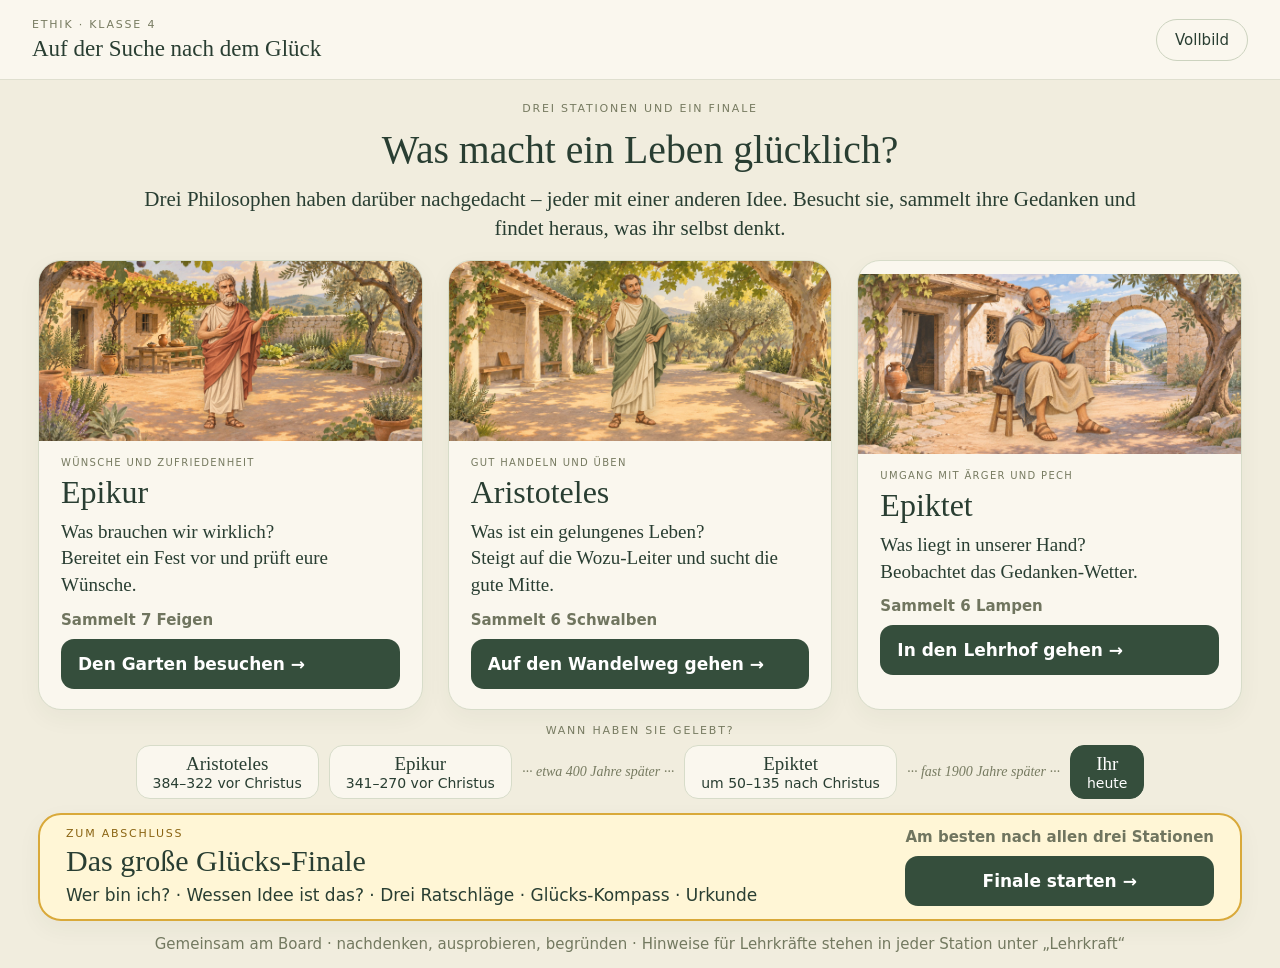
<file: index.html>
<!doctype html>
<html lang="de">
<head>
<meta charset="utf-8">
<meta name="viewport" content="width=device-width,initial-scale=1">
<title>Auf der Suche nach dem Glück</title>
<meta name="description" content="Epikur, Aristoteles und Epiktet begegnen: ein gemeinsames Lernspiel für philosophische Gespräche am Board.">
<link rel="stylesheet" href="portal.css">
</head>
<body>
<header class="top">
  <div><small>ETHIK · KLASSE 4</small><strong>Auf der Suche nach dem Glück</strong></div>
  <div class="controls"><button id="home" hidden>← Alle Philosophen</button><button id="full">Vollbild</button></div>
</header>

<main id="homePage">
  <section class="intro">
    <small>DREI STATIONEN UND EIN FINALE</small>
    <h1>Was macht ein Leben glücklich?</h1>
    <p>Drei Philosophen haben darüber nachgedacht – jeder mit einer anderen Idee. Besucht sie, sammelt ihre Gedanken und findet heraus, was ihr selbst denkt.</p>
  </section>

  <section class="cards" aria-label="Stationen auswählen">
    <button class="card" data-open="epikur">
      <div class="art epikur"><img src="epikur/assets/epikur.webp" alt="Epikur"></div>
      <div class="copy"><small>WÜNSCHE UND ZUFRIEDENHEIT</small><h2>Epikur</h2>
        <p>Was brauchen wir wirklich?<br>Bereitet ein Fest vor und prüft eure Wünsche.</p>
        <span class="status" data-status="epikur">Sammelt 7 Feigen</span>
        <span class="enter">Den Garten besuchen →</span></div>
    </button>
    <button class="card" data-open="aristoteles">
      <div class="art aristoteles"><img src="aristoteles/assets/aristoteles.webp" alt="Aristoteles"></div>
      <div class="copy"><small>GUT HANDELN UND ÜBEN</small><h2>Aristoteles</h2>
        <p>Was ist ein gelungenes Leben?<br>Steigt auf die Wozu-Leiter und sucht die gute Mitte.</p>
        <span class="status" data-status="aristoteles">Sammelt 6 Schwalben</span>
        <span class="enter">Auf den Wandelweg gehen →</span></div>
    </button>
    <button class="card" data-open="epiktet">
      <div class="art epiktet"><img src="epiktet/assets/epiktet.webp" alt="Epiktet"></div>
      <div class="copy"><small>UMGANG MIT ÄRGER UND PECH</small><h2>Epiktet</h2>
        <p>Was liegt in unserer Hand?<br>Beobachtet das Gedanken-Wetter.</p>
        <span class="status" data-status="epiktet">Sammelt 6 Lampen</span>
        <span class="enter">In den Lehrhof gehen →</span></div>
    </button>
  </section>

  <section class="timeline" aria-label="Zeitstrahl">
    <small>WANN HABEN SIE GELEBT?</small>
    <div class="line">
      <span><b>Aristoteles</b>384–322 vor Christus</span>
      <span><b>Epikur</b>341–270 vor Christus</span>
      <i>etwa 400 Jahre später</i>
      <span><b>Epiktet</b>um 50–135 nach Christus</span>
      <i>fast 1900 Jahre später</i>
      <span class="now"><b>Ihr</b>heute</span>
    </div>
  </section>

  <button class="finale" data-open="finale">
    <div><small>ZUM ABSCHLUSS</small><h2>Das große Glücks-Finale</h2>
      <p>Wer bin ich? · Wessen Idee ist das? · Drei Ratschläge · Glücks-Kompass · Urkunde</p></div>
    <div class="go"><span class="status" data-status="finale">Am besten nach allen drei Stationen</span><span class="enter">Finale starten →</span></div>
  </button>
  <p class="hint">Gemeinsam am Board · nachdenken, ausprobieren, begründen · Hinweise für Lehrkräfte stehen in jeder Station unter „Lehrkraft“</p>
</main>

<section id="modulePage" hidden aria-label="Station"><div id="frames"></div></section>
<script src="portal.js"></script>
</body>
</html>
</file>
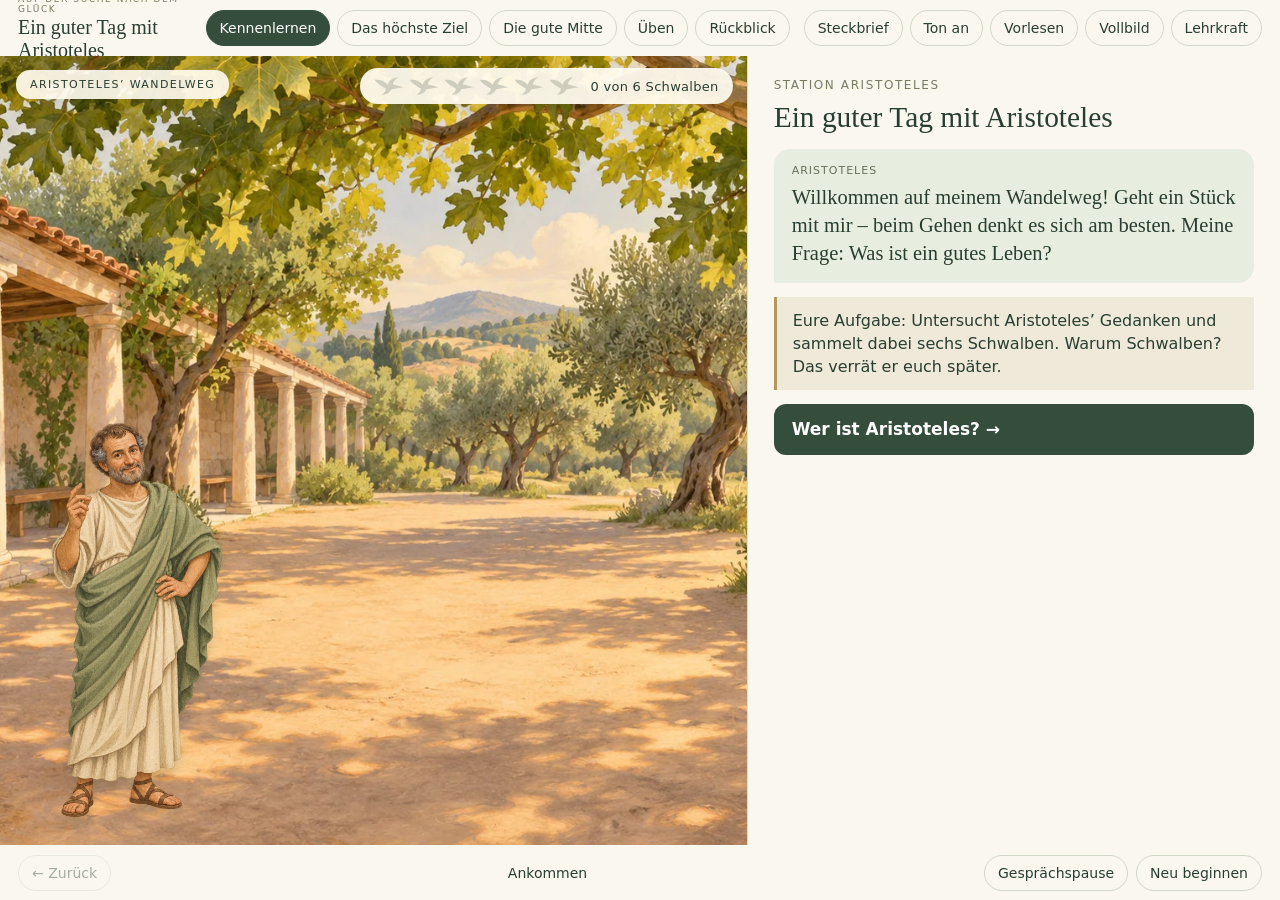
<file: aristoteles/index.html>
<!doctype html>
<html lang="de">
<head>
<meta charset="utf-8">
<meta name="viewport" content="width=device-width,initial-scale=1">
<title>Auf der Suche nach dem Glück</title>
<link rel="stylesheet" href="../spiel.css">
</head>
<body>
<script src="../spiel.js"></script>
<script src="app.js"></script>
</body>
</html>
</file>
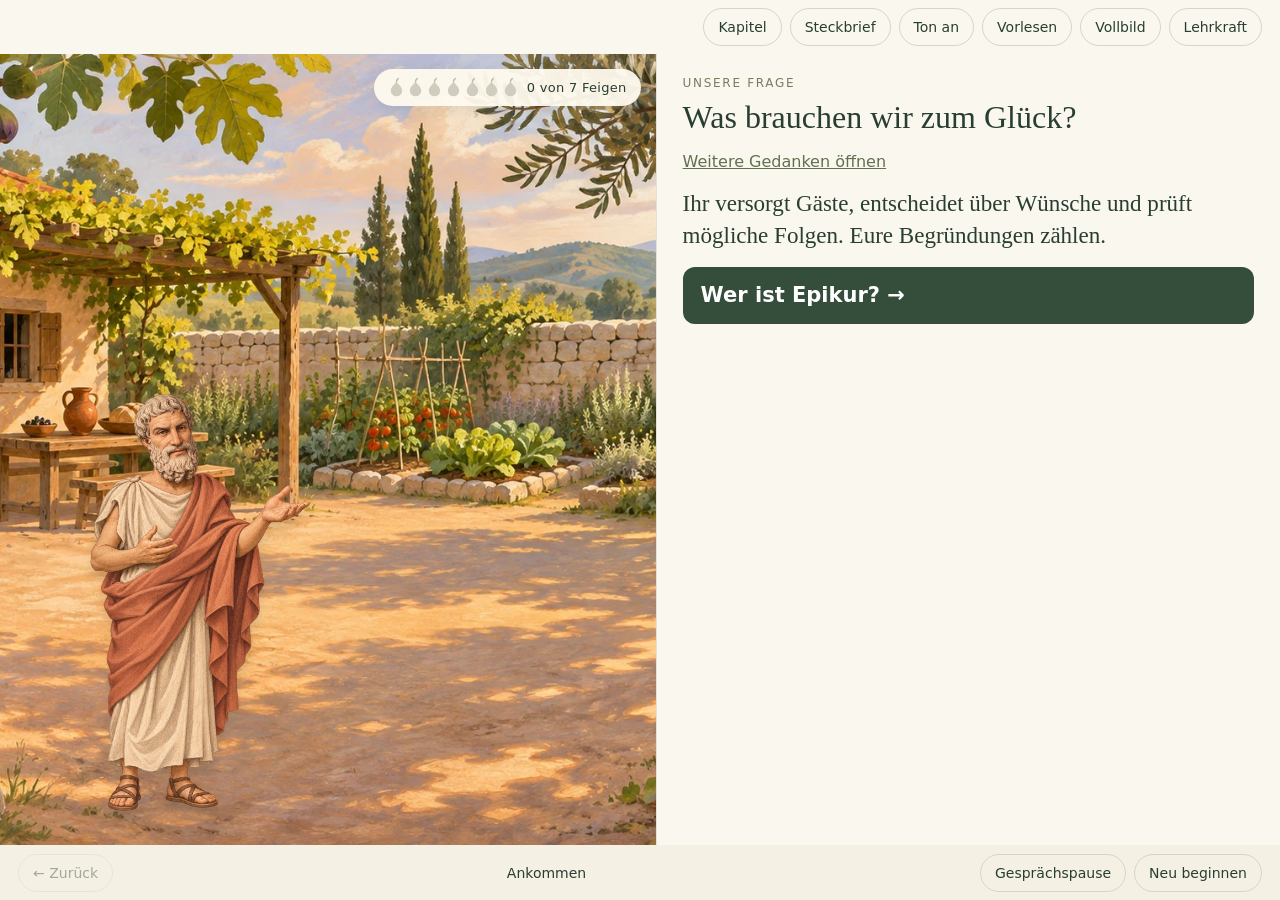
<file: epikur/index.html>
<!doctype html>
<html lang="de">
<head>
<meta charset="utf-8">
<meta name="viewport" content="width=device-width,initial-scale=1">
<title>Ein Fest bei Epikur · Glücksgarten</title>
<link rel="stylesheet" href="style.css">
<link rel="stylesheet" href="../board.css"></head>
<body>
<div class="app">

  <header>
    <div class="brand">
      <small>AUF DER SUCHE NACH DEM GLÜCK</small>
      <strong>Ein Fest bei Epikur</strong>
    </div>
    <nav id="chapters" aria-label="Kapitel"></nav>
    <div class="tools">
      <button id="profileBtn">Steckbrief</button>
      <button id="sound" aria-pressed="true">Ton an</button>
      <button id="read">Vorlesen</button>
      <button id="full">Vollbild</button>
      <button id="teach">Lehrkraft</button>
    </div>
  </header>

  <main>
    <section class="world" aria-label="Epikurs Garten">
      <div class="location">EPIKURS GARTEN <span>Ein Fest. Viele Wünsche.</span></div>
      <div id="hud" aria-label="Spielstand"></div>

      <img id="epikur" src="assets/epikur.webp" alt="Epikur">
      <img id="guest" alt="" hidden>
      <div id="table" hidden>
        <img src="assets/tisch.webp" alt="Tisch für unser Fest">
        <div id="onTable"></div>
      </div>

      <div id="stage"></div>
      <div id="needs" hidden></div>
      <div id="bubble" aria-live="polite"></div>
      <div id="sceneAction"></div>
      <div id="toast" role="status"></div>
      <div id="fx" aria-hidden="true"></div>
      <div id="tagline"></div>
    </section>

    <aside id="panel" aria-live="polite"></aside>
  </main>

  <footer>
    <button id="back">← Zurück</button>
    <span id="progress"></span>
    <div>
      <button id="pause">Gesprächspause</button>
      <button id="reset">Neu beginnen</button>
    </div>
  </footer>
</div>

<dialog id="pauseDialog">
  <small>ZEIT ZUM DENKEN</small>
  <h1>Was denkt ihr?</h1>
  <p>Erst still überlegen. Dann mit dem Nachbarkind sprechen. Anschließend hören wir verschiedene Gründe.</p>
  <div class="scaffold">Ich denke …, weil …<br>Ich sehe das anders, weil …<br>Meine Meinung hat sich verändert, weil …</div>
  <div class="timer">
    <span>Sanduhr:</span>
    <button data-sec="30">30 Sek.</button>
    <button data-sec="60">1 Min.</button>
    <button data-sec="120">2 Min.</button>
    <b id="timerText"></b>
    <div class="timerbar"><i id="timerFill"></i></div>
  </div>
  <button class="primary" id="resume">Zurück in den Garten</button>
</dialog>

<dialog id="profileDialog">
  <small>STECKBRIEF</small>
  <h1>Epikur</h1>
  <dl class="profile">
    <dt>Gelebt</dt><dd>341 bis 270 vor Christus – vor über 2300 Jahren</dd>
    <dt>Heimat</dt><dd>die griechische Insel Samos. Später zog er nach Athen.</dd>
    <dt>Eigene Schule</dt><dd>„der Garten“ in Athen. Auch Frauen und Sklaven durften dort mitlernen – damals sehr ungewöhnlich.</dd>
    <dt>So lebte er</dt><dd>einfach und mit Freunden zusammen: meist Brot und Wasser, an Festtagen ein Stück Käse.</dd>
    <dt>Bücher</dt><dd>Er schrieb etwa 300 Bücher. Erhalten sind vor allem einige Briefe und Merksätze.</dd>
    <dt>Idee vom Glück</dt><dd>Glücklich ist, wer keinen Schmerz und keine Angst hat. Dazu prüft man seine Wünsche: Was brauche ich wirklich? Freundschaft ist das Wichtigste.</dd>
  </dl>
  <button class="primary" id="closeProfile">Schließen</button>
</dialog>

<dialog id="teacherDialog">
  <h1>Für dein Gespräch am Board</h1>

  <p><b>Am Board:</b> Plant zwei Abschnitte mit je etwa 20–30 Minuten ein, abhängig von den Gesprächen. Abschnitt 1: Vermutung, Reisende, Markt und Wunschgründe. Abschnitt 2: Gast, Folgenwaage, vier Wunschkarten und Rückblick. Kapitel sind direkt anwählbar. Der Spielstand bleibt nur solange die Seite geöffnet ist.</p>
  <p><b>Kennenlernen und Feigen:</b> Am Anfang steht „Wahr oder erfunden?“ mit vier Behauptungen über Epikur; der Steckbrief ist oben jederzeit erreichbar. Für jeden untersuchten Gedanken gibt es eine Feige (sieben insgesamt) – nie für eine Meinung, und keine ist versteckt.</p>
  <p><b>Keine Glückspunkte:</b> Es gibt keinen Seelenruhe-Score und keine Rangtitel. Münzen zeigen nur das Einkaufsbudget. Mehrere Versorgungsvarianten sind möglich; teuer bedeutet nicht automatisch unnötig. Gespräche sind eine eigene Handlung, keine Ware.</p>
  <p><b>Wunsch und Grund:</b> Die drei großen Karten zeigen beides vor der Zuordnung. Vergleicht eure Begründung danach mit Epikurs Einordnung. Bei offenen Urteilen gibt es keine Punkte.</p>
  <p><b>Waage:</b> Die Folgen sind mögliche Gesprächsanlässe. Ihre Anzahl bestimmt keine Neigung. Die Klasse stellt ihr begründetes Urteil selbst ein und darf die Frage offen lassen. Beim Wasserholen sind Hilfe, Sicherheit und Alternativen ausdrücklich zu besprechen.</p>
  <p><b>Fachlicher Kern:</b> natürlich und notwendig · natürlich, aber nicht notwendig · weder natürlich noch notwendig. Die Kurzbezeichnungen sind didaktische Hilfen. Freundschaft ist bei Epikur besonders wichtig; ihre Einordnung bei den notwendigen Wünschen ist hier eine vereinfachende Deutung. Zusätzlicher Genuss ist nicht verboten.</p>
  <p><b>Sortieren:</b> Vier Kernkarten einschließlich des Jackenpaars; acht Karten als freiwillige Vertiefung am Ende. Rückmeldungen beziehen sich auf die dargestellte Einteilung, nicht auf den Wert einer Person oder ihrer Meinung.</p>
  <p><b>Gespräch:</b> Erst allein nachdenken, dann austauschen und begründen. Die Sanduhr ist optional. Unsere Gedanken sind am Ende vollständig zugänglich; es gibt keine versteckte Erkenntnis.</p>
  <p>Epikurs Aussagen sind vereinfachte sinngemäße Darstellungen, keine historischen Zitate. Die Bilder sind freie Interpretationen.</p>
  <button class="primary" id="closeTeacher">Zurück</button>
</dialog>

<script src="app.js"></script>
<script src="../board.js"></script></body>
</html>
</file>
<file: portal.css>
:root{--paper:#faf7ee;--ink:#293e32;--green:#354e3c}*{box-sizing:border-box}[hidden]{display:none!important}body{margin:0;background:#f1edde;color:var(--ink);font-family:Georgia,serif}.top{height:80px;display:flex;align-items:center;justify-content:space-between;gap:20px;padding:14px 32px;background:var(--paper);border-bottom:1px solid #dfdfcf}.top small,.intro small,.copy small{display:block;font:11px system-ui;letter-spacing:1.8px;color:#777b61}.top strong{display:block;font-size:23px;font-weight:normal;margin-top:5px}.controls{display:flex;gap:10px}button{cursor:pointer;font:inherit;color:inherit}button:focus-visible{outline:4px solid #ac7736;outline-offset:4px}.controls button{border:1px solid #ccd3bf;border-radius:25px;padding:11px 18px;background:transparent;font:15px system-ui}#homePage{max-width:1500px;margin:auto;padding:22px 38px 10px}.intro{text-align:center;margin-bottom:16px}.intro p{max-width:1000px;margin-inline:auto!important}.intro h1{font-size:clamp(33px,3.1vw,53px);font-weight:normal;margin:12px 0}.intro p{font-size:21px;line-height:1.4;margin:0}.cards{display:grid;grid-template-columns:repeat(3,minmax(0,1fr));gap:25px}.card{display:block;width:100%;border:1px solid #d7dcc9;border-radius:23px;background:var(--paper);overflow:hidden;padding:0;text-align:left;box-shadow:0 8px 25px #293e320c;text-decoration:none}.card[data-open]:hover{box-shadow:0 12px 28px #293e3228;border-color:#97aa83}.art{position:relative;height:clamp(140px,20vh,280px);overflow:hidden;background-size:cover;background-position:center}.art:before{content:'';position:absolute;inset:0;background:#faf3dc16}.art.epikur{background-image:url('epikur/assets/garten.webp')}.art.aristoteles{background-image:url('aristoteles/assets/wandelweg.webp')}.art.epiktet{background-image:url('epiktet/assets/hof.webp')}.art img{position:relative;width:100%;height:96%;object-fit:contain;object-position:center bottom;margin-top:4%;filter:drop-shadow(0 6px 5px #243b3225)}.copy{padding:16px 22px 20px}.copy h2{font-size:32px;font-weight:normal;margin:6px 0 8px}.copy p{font-size:19px;line-height:1.4;margin:0 0 12px}.copy small{font-size:10px;letter-spacing:1.3px}.enter{display:block;background:var(--green);color:white;border-radius:13px;padding:15px 17px;font:600 17px system-ui}.status{display:block;font:600 15px system-ui;color:#70755f;margin:0 0 10px}.status.started{color:#8a6412}.status.done{color:#3f6b3a}.hint{text-align:center;font:15px system-ui;color:#737960;margin:24px 0 5px}#modulePage{height:calc(100dvh - 80px)}#frames{height:100%}iframe{display:block;width:100%;height:100%;border:0;background:var(--paper)}body.in-module .top{height:58px;padding:8px 20px}body.in-module .top small{display:none}body.in-module .top strong{font-size:19px;margin:0}body.in-module #modulePage{height:calc(100dvh - 58px)}@media(max-width:1000px){.top{padding:12px 20px}.top strong{font-size:20px}#homePage{padding:25px 20px}.cards{gap:15px}.copy{padding:18px}.copy h2{font-size:29px}.copy p{font-size:18px}.copy small{letter-spacing:.8px}.enter,.status{font-size:15px;padding:13px}.intro p{font-size:19px}}@media(max-width:720px){.cards{grid-template-columns:1fr}.art{height:250px}.top{height:auto;min-height:80px;flex-wrap:wrap}.intro h1{font-size:33px}.top strong{font-size:19px}.copy p{font-size:20px}.top .controls button{font-size:13px;padding:10px 12px}body.in-module .top{height:80px}body.in-module #modulePage{height:calc(100dvh - 80px)}}
.art img{position:absolute;inset:0;margin:0;width:100%;height:100%;object-fit:contain;object-position:center bottom}

.art img{inset:6% 8%;width:84%;height:88%;object-fit:contain;object-position:center center}

/* Zeitstrahl und Finale */
.timeline{margin:14px 0 0;text-align:center}
.timeline small{display:block;font:11px system-ui;letter-spacing:1.8px;color:#777b61;margin-bottom:8px}
.timeline .line{display:flex;align-items:center;justify-content:center;gap:10px;flex-wrap:wrap}
.timeline span{background:var(--paper);border:1px solid #d7dcc9;border-radius:14px;padding:7px 16px;font:14px system-ui}
.timeline span b{display:block;font:19px Georgia;font-weight:normal}
.timeline span.now{background:var(--green);color:#fff;border-color:var(--green)}
.timeline i{font:italic 14px Georgia;color:#777b61}
.timeline i::before,.timeline i::after{content:' ··· '}
.finale{display:flex;align-items:center;justify-content:space-between;gap:24px;width:100%;margin-top:14px;text-align:left;border:2px solid #d9a93a;border-radius:23px;background:#fff6d6;padding:12px 26px;box-shadow:0 8px 25px #293e320c}
.finale:hover{box-shadow:0 12px 28px #293e3228}
.finale small{display:block;font:11px system-ui;letter-spacing:1.8px;color:#8a6412}
.finale h2{font-size:30px;font-weight:normal;margin:4px 0 6px}
.finale p{font:17px/1.4 system-ui;margin:0}
.finale .go{flex:none;min-width:300px;text-align:center}
.finale .enter{text-align:center}
.hint{margin:14px 0 5px!important}
@media(max-width:1000px){.finale{flex-direction:column;align-items:stretch}.finale .go{min-width:0}}
</file>
<file: spiel.css>
/* ===== Gemeinsame Gestaltung: Aristoteles, Epiktet, Finale ===== */
:root{--paper:#faf7ee;--ink:#293e32;--green:#354e3c;--line:#d9ddcd;--sand:#efecdf;--gold:#d9a93a;--bad:#c0563b;--ok:#4f7a4a;--okbg:#e3edd8;--tok:#2f4d6e}
.st-epiktet{--tok:#b06a22}.st-finale{--tok:#d9a93a}
*{box-sizing:border-box}[hidden]{display:none!important}
body{margin:0;background:#f0ecdf;color:var(--ink);font-family:Georgia,serif}
button,textarea{font:inherit}button{cursor:pointer;color:inherit;border:0}
button:focus-visible,textarea:focus-visible{outline:4px solid #b98437;outline-offset:3px}
button:disabled{opacity:.4;cursor:default}
small{display:block;font:11px system-ui;letter-spacing:1.6px;color:#777c61}
.app{height:100dvh;display:flex;flex-direction:column}

header{height:56px;display:flex;gap:14px;align-items:center;justify-content:space-between;padding:7px 18px;background:var(--paper)}
.brand strong{display:block;font:20px Georgia;margin-top:2px}.brand small{font-size:9px}
body.embedded .brand,body.embedded #full{display:none}
nav,.tools{display:flex;gap:7px}
.tools button,nav button,footer button{background:transparent;border:1px solid #d2d8c7;border-radius:25px;font:14px system-ui;padding:9px 13px;white-space:nowrap}
nav .active{background:var(--green);color:#fff;border-color:var(--green)}
footer{height:55px;display:flex;align-items:center;justify-content:space-between;gap:14px;padding:7px 18px;background:var(--paper);font:14px system-ui}
footer>div{display:flex;gap:8px}

main{display:grid;grid-template-columns:minmax(0,1.4fr) minmax(400px,1fr);flex:1;min-height:0}
.world{position:relative;background:center/cover;overflow:hidden}
.place{position:absolute;top:14px;left:16px;z-index:3;background:#fffbeeea;padding:8px 14px;border-radius:14px;font:11px system-ui;letter-spacing:1.4px}
#figure{position:absolute;left:1%;bottom:3%;width:36%;height:82%;object-fit:contain;object-position:center bottom;filter:drop-shadow(0 8px 5px #293e3220);animation:breathe 5s ease-in-out infinite}
.st-epiktet #figure{width:44%;height:66%;left:1%}
@keyframes breathe{50%{transform:translateY(-.6%)}}
body.scene-mode #figure,body.wide-stage #figure{display:none}
figure{margin:0}
#picture{position:absolute;inset:60px 2% 3%;display:flex;align-items:center;justify-content:center}
#sceneImage{display:block;max-width:100%;max-height:100%;object-fit:contain;border-radius:10px;box-shadow:0 8px 24px #263e3233}
#enlarge{position:absolute;right:10px;top:8px;padding:9px 14px;background:#fffcf2f5;border:1px solid var(--line);border-radius:20px;font:14px system-ui}
#stage{position:absolute;left:37%;right:3%;top:64px;bottom:4%;display:flex;flex-direction:column;justify-content:center;gap:12px;z-index:2;pointer-events:none}
#stage>*{pointer-events:auto}
.st-epiktet #stage{left:44%}
body.wide-stage #stage{left:3%}
body.scene-mode #stage{left:3%;top:auto;bottom:4%;justify-content:flex-end}

/* Sammelstücke */
#hud{position:absolute;right:14px;top:12px;z-index:5;display:flex;gap:8px}
.pill{display:flex;align-items:center;gap:5px;background:#fffbefef;border-radius:30px;padding:7px 14px;font:600 16px system-ui;box-shadow:0 4px 14px #243b3218}
.pill small{letter-spacing:.3px;font-size:13px;color:var(--ink);margin-left:6px}
.pill.bump{animation:bump .6s}
@keyframes bump{40%{transform:scale(1.15)}}
.tok{display:inline-block;width:30px;height:22px;flex:none}
.tok svg{width:100%;height:100%;display:block;fill:#cfcdbd}
.tok.on svg{fill:var(--tok)}.tok.on .flame{fill:#e0802a}
.st-epiktet .tok .flame{fill:#dcd9c8}.st-epiktet .tok.on .flame{fill:#e0802a}
#toast{position:fixed;left:50%;top:-160px;transform:translateX(-50%);display:flex;align-items:center;gap:14px;background:#fffdf3;border:2px solid var(--tok);border-radius:18px;padding:8px 20px;z-index:20;box-shadow:0 12px 30px #243b3233;transition:top .5s cubic-bezier(.2,.9,.3,1.2);width:max-content;max-width:80%;font:15px system-ui;pointer-events:none}
#toast.show{top:6px}
#toast .tok{width:46px;height:34px}
#toast b{display:block;font:20px Georgia;margin:1px 0}
#fx{position:absolute;inset:0;pointer-events:none;z-index:7;overflow:hidden}
#fx i{position:absolute;top:-30px;width:14px;height:22px;border-radius:0 80% 0 80%;animation:fall linear forwards}
@keyframes fall{to{transform:translateY(110vh) rotate(540deg)}}
@keyframes pop{from{transform:scale(.5);opacity:0}}
.shake{animation:shake .4s}
@keyframes shake{20%,60%{transform:translateX(-7px)}40%,80%{transform:translateX(7px)}}

/* ---------- Seitenleiste ---------- */
aside{overflow-y:auto;background:var(--paper);border-left:1px solid var(--line);padding:22px 26px 18px}
.kicker{font:12px system-ui;letter-spacing:1.6px;color:#777c61;margin-bottom:9px}
h1{font-size:clamp(27px,2.3vw,38px);font-weight:normal;line-height:1.15;margin:0 0 14px}
h2{font-size:22px;font-weight:normal;margin:16px 0 8px}
p{font-size:clamp(20px,1.55vw,26px);line-height:1.4;margin:0 0 14px}
.speech{font:clamp(20px,1.6vw,27px)/1.38 Georgia;background:#e8eedf;padding:15px 18px;border-radius:16px 16px 16px 3px;margin:0 0 14px}
.speech small{font:11px system-ui;letter-spacing:1px;margin-bottom:6px;color:#66705b}
.primary,.secondary,.choice{display:block;width:100%;border-radius:12px;padding:14px 18px;margin-top:10px;text-align:left;font:600 clamp(17px,1.3vw,21px)/1.35 system-ui}
.primary{background:var(--green);color:#fff}.primary:not(:disabled):hover{background:#49694b}
.secondary{border:1px solid #cdd4bf;background:transparent}
.choice{border:1px solid #d4dcc6;background:#e9eddf}.choice:not(:disabled):hover{background:#dce7d2}
.choice[aria-pressed=true]{border:3px solid var(--green);background:#dce7d2}
.choice.seen::after{content:' ✓';color:var(--ok)}
.tworow{display:grid;grid-template-columns:1fr 1fr;gap:12px}
.choice.big{text-align:center;font-size:clamp(20px,1.7vw,28px);padding:22px 10px}
.note{padding:12px 16px;background:#eee9d8;border-left:3px solid #b59860;font:clamp(16px,1.2vw,20px)/1.45 system-ui;margin:14px 0;white-space:pre-line}
.outcome{background:#e8eedf;border-radius:14px;padding:14px 16px;margin-top:12px}
.outcome strong{display:block;font:600 12px system-ui;letter-spacing:1px;margin-bottom:6px}
.outcome p{margin:0;font-size:clamp(19px,1.45vw,24px)}
.tabs{display:flex;gap:8px;margin:12px 0 0}
.tabs button{flex:1;border:1px solid #ccd4bf;padding:10px 8px;border-radius:20px;background:transparent;font:600 16px system-ui}
.tabs .active{background:var(--green);color:#fff}
.pickgrid{display:grid;grid-template-columns:1fr 1fr;gap:10px}
.pick{position:relative;min-height:96px;background:var(--sand);border:2px solid var(--line);border-radius:14px;padding:10px;font:600 clamp(15px,1.15vw,19px)/1.25 system-ui;display:flex;flex-direction:column;align-items:center;justify-content:center;gap:5px;text-align:center}
.pick i{font-style:normal;font-size:28px;line-height:1}
.pick.on{border-color:var(--ok);background:var(--okbg)}
.pick.on::after{content:'✓';position:absolute;top:5px;right:7px;width:22px;height:22px;border-radius:50%;background:var(--ok);color:#fff;font:700 14px/22px system-ui}
.count{font:600 14px system-ui;color:#737962;margin:9px 2px 0}
.casecard{display:flex;align-items:center;gap:14px;text-align:left;width:100%;background:#f0eee1;border:1px solid var(--line);padding:10px 12px;border-radius:15px;margin:9px 0}
.casecard img{width:118px;height:68px;object-fit:cover;border-radius:8px}
.casecard strong{display:block;font:600 clamp(18px,1.4vw,22px) system-ui;margin-bottom:3px}
.casecard small{letter-spacing:0;font-size:15px}
.casecard.seen{border-color:var(--ok);background:var(--okbg)}
.compare{display:grid;grid-template-columns:1fr 1fr;gap:10px;margin:10px 0}
.compare>div{background:#eef1e4;border-radius:12px;padding:11px 13px}
.compare ul{list-style:none;margin:6px 0 0;padding:0;font:600 clamp(15px,1.1vw,18px)/1.35 system-ui;display:grid;gap:6px}
.compare p{font-size:16px;margin:6px 0 0}
.goal{padding:14px 16px;background:#e9eedf;border-radius:14px;font-size:clamp(19px,1.4vw,23px);line-height:1.4}
.tokenboard{display:grid;gap:7px;margin:12px 0}
#stage .tokenboard{background:#fffcf0f2;border-radius:18px;padding:14px;box-shadow:0 8px 22px #243b3226;margin:0}
#stage .tokenboard h2{margin:0 0 4px}
.tokenrow{display:flex;gap:12px;align-items:center;background:var(--sand);border-radius:12px;padding:9px 12px;font:clamp(14px,1.05vw,17px)/1.3 system-ui;opacity:.75}
.tokenrow.on{opacity:1;background:#eef1e4}
.tokenrow b{display:block;font:clamp(17px,1.25vw,20px) Georgia}
label{display:block;font:600 17px system-ui;margin-top:12px}
textarea{display:block;width:100%;min-height:74px;border:1px solid #cbd3bd;border-radius:12px;padding:10px 12px;background:#fffdf6;color:var(--ink);font:19px/1.4 system-ui;margin-top:6px;resize:vertical}

/* ---------- Bühne: große Karte ---------- */
.bigcard{background:#fffdf3;border:3px solid var(--gold);border-radius:18px;padding:22px 26px;font-size:clamp(22px,2.1vw,36px);line-height:1.3;text-align:center;box-shadow:0 10px 24px #243b322e;animation:pop .35s ease-out}
.bigcard small{margin-bottom:8px}
.bigcard b{display:block;margin-top:12px;font:700 clamp(20px,1.7vw,28px) system-ui}
.bigcard.true{border-color:var(--ok);background:var(--okbg)}.bigcard.true b{color:var(--ok)}
.bigcard.false{border-color:var(--bad);background:#f8e4dc}.bigcard.false b{color:var(--bad)}

/* ---------- Bühne: Karten zuordnen ---------- */
.placer{display:flex;flex-direction:column;gap:12px;height:100%;justify-content:flex-end}
.placer .cards{display:flex;gap:10px;align-items:stretch;justify-content:center;flex:1;min-height:0;align-items:center}
.card{flex:1 1 0;max-width:46%;background:#fffdf3;border:3px solid var(--gold);border-radius:14px;padding:12px 14px;font:600 clamp(15px,1.25vw,22px)/1.3 system-ui;text-align:center;box-shadow:0 8px 20px #243b322a;cursor:grab;touch-action:none;user-select:none;-webkit-user-select:none;transition:box-shadow .15s}
.placer.queue .card{flex:0 1 auto;max-width:80%;font:clamp(22px,2vw,34px)/1.3 Georgia;font-weight:normal;padding:18px 26px;animation:pop .35s ease-out}
.card small{margin-bottom:6px}
.card.sel{border-color:var(--green);box-shadow:0 0 0 5px #fff,0 0 0 9px var(--green);transform:translateY(-4px)}
.card.dragging{cursor:grabbing;z-index:9;position:relative;box-shadow:0 22px 40px #243b3244}
.alldone{align-self:center;text-align:center;background:#fffcf0f2;border-radius:14px;padding:12px 20px;font:600 clamp(17px,1.4vw,24px) system-ui;animation:pop .4s}
.scalebar{display:flex;justify-content:space-between;align-items:center;gap:10px;height:34px;border-radius:20px;padding:0 16px;font:700 clamp(12px,1vw,16px) system-ui;color:#fff;background:linear-gradient(90deg,#b5533c,#c9903c 25%,#4f7a4a 42%,#4f7a4a 58%,#c9903c 75%,#b5533c);box-shadow:0 4px 10px #243b3226}
.scalebar b{letter-spacing:1.5px}
.zones{display:grid;gap:10px}.zones.n2{grid-template-columns:repeat(2,1fr)}.zones.n3{grid-template-columns:repeat(3,1fr)}.zones.n4{grid-template-columns:repeat(3,1fr)}
.zone{display:flex;flex-direction:column;align-items:center;justify-content:flex-start;gap:4px;min-height:clamp(120px,24vh,230px);padding:10px 8px;border-radius:14px;background:#fffcf0ee;border:3px solid #c9903c;text-align:center;transition:transform .15s,box-shadow .15s}
.zone i{font-style:normal;font-size:clamp(24px,2.3vw,38px);line-height:1.1}
.zone>b{font:700 clamp(16px,1.4vw,24px) system-ui}
.zone>small{letter-spacing:0;font-size:clamp(12px,.95vw,16px);color:var(--ink)}
.zone.mid{border-color:var(--ok);background:#f1f6e8ee}.zone.mid>b{color:var(--ok)}
.zone.none{grid-column:1/-1;min-height:0;flex-direction:row;flex-wrap:wrap;justify-content:center;gap:10px;border-color:#7a7c75;border-style:dashed;background:#efeee8ee}
.zone.over,.has-sel .zone:hover{transform:translateY(-4px) scale(1.03);box-shadow:0 10px 22px #243b3233}
.has-sel .zone{box-shadow:0 0 0 4px #ffffffaa}
.zone.tried{opacity:.45}
.zone img{height:clamp(70px,13vh,130px);width:auto;max-width:100%;object-fit:contain}
.placed{display:block;margin-top:6px;background:#fffdf3;border:2px solid var(--gold);border-radius:10px;padding:6px 9px;font:600 clamp(12px,.95vw,16px)/1.25 system-ui}
.placed.new{animation:pop .4s}
.counted{color:var(--ok);font-size:18px;letter-spacing:3px}

/* ---------- Aristoteles: Leiter, Kandidaten, Woche ---------- */
.ladder{display:flex;flex-direction:column-reverse;gap:8px;align-items:stretch;max-height:100%}
.rung{background:#fffcf0f4;border-left:8px solid #8a623a;border-radius:6px 14px 14px 6px;padding:9px 14px;font:clamp(16px,1.35vw,23px)/1.3 Georgia;box-shadow:0 5px 12px #243b3222;animation:pop .4s ease-out}
.rung small{letter-spacing:1px;font-size:10px;margin-bottom:2px}
.rung.start{border-color:var(--green);font-weight:bold}
.rung.top{border:3px solid var(--gold);background:#fff6d6;text-align:center;font-size:clamp(20px,1.8vw,30px)}
.trio{display:grid;grid-template-columns:repeat(3,1fr);gap:10px}
.trio.col{grid-template-columns:1fr}
.tile{display:flex;flex-direction:column;align-items:center;gap:5px;background:#fffcf0f4;border:3px solid #fff;border-radius:16px;padding:14px 10px;text-align:center;font:600 clamp(15px,1.2vw,21px)/1.25 system-ui;box-shadow:0 6px 16px #243b321c;animation:pop .4s ease-out backwards}
.tile i{font-style:normal;font-size:clamp(30px,3vw,52px);line-height:1.1}
.tile small{letter-spacing:0;font:clamp(13px,1vw,17px)/1.3 system-ui;color:var(--ink)}
.tile.open{border-color:var(--green)}
.tile.checked{border-color:#c9903c;background:#fbf1dc}
.tile.checked::after{content:'geprüft: reicht nicht';font:700 12px system-ui;color:#8a5a1c;letter-spacing:.5px}
.trio.col .tile{flex-direction:row;text-align:left;gap:14px;padding:10px 16px}
.trio.col .tile:nth-child(2){animation-delay:.15s}.trio.col .tile:nth-child(3){animation-delay:.3s}
.sky{background:linear-gradient(#bcd9ea,#f6e7b8);border-radius:18px;padding:16px;box-shadow:0 8px 22px #243b3226;transition:background 1s}
.sky.w1{background:linear-gradient(#a9d2ee,#f8e3a0)}.sky.w2{background:linear-gradient(#8cc8f0,#fbe08a)}.sky.w3{background:linear-gradient(#63b8f2,#ffe46b)}
.sky .cap{font:600 clamp(17px,1.5vw,25px)/1.3 system-ui;text-align:center;margin-bottom:12px;min-height:2.6em;display:flex;align-items:center;justify-content:center;gap:12px}
.sun{display:inline-block;width:44px;height:44px;border-radius:50%;background:#ffd23f;box-shadow:0 0 0 8px #ffd23f55;flex:none;transition:transform 1s,opacity 1s;opacity:.25;transform:scale(.6)}
.sky.w1 .sun{opacity:.5;transform:scale(.8)}.sky.w2 .sun{opacity:.8;transform:scale(1)}.sky.w3 .sun{opacity:1;transform:scale(1.25)}
.days{display:grid;grid-template-columns:repeat(7,1fr);gap:6px}
.day{display:flex;flex-direction:column;align-items:center;gap:4px;background:#ffffffb8;border:2px solid #fff;border-radius:12px;padding:8px 2px 10px;font:700 clamp(13px,1.1vw,18px) system-ui;min-height:84px}
.day .tok{width:86%;height:auto;aspect-ratio:48/34;opacity:.25}
.day.on{background:#fff;border-color:var(--tok)}.day.on .tok{opacity:1;animation:pop .4s}

/* ---------- Epiktet: Gedanken-Wetter, zwei Bereiche ---------- */
.chain{display:grid;grid-template-columns:1fr auto 1.25fr;gap:10px;align-items:stretch;background:#fffcf0f2;border-radius:16px;padding:12px;box-shadow:0 8px 22px #243b3233}
.chain>div{border-radius:12px;padding:10px 14px;font:clamp(15px,1.25vw,21px)/1.3 system-ui;display:flex;flex-direction:column;justify-content:center}
.chain .fact{background:#e9e7da}.chain .mood{background:#e6eef5;flex-direction:row;align-items:center;gap:12px;justify-content:flex-start}
.chain .arrow{padding:0;font-size:28px;align-self:center}
.chain small{letter-spacing:1px;font-size:10px;margin-bottom:3px}
.chain .w{font-size:clamp(40px,4vw,70px);line-height:1;animation:pop .45s}
.chain .mood.empty{color:#777c61;font-style:italic}
.realms{display:grid;grid-template-columns:1fr 1fr;gap:12px}
.realm{background:#fffcf0f4;border-radius:18px;padding:16px;text-align:center;box-shadow:0 8px 22px #243b3226;border-top:8px solid var(--ok);animation:pop .4s backwards}
.realm:last-child{border-color:#8fa3b5;animation-delay:.2s}
.realm i{font-style:normal;font-size:clamp(34px,3.4vw,58px);line-height:1.1}
.realm b{display:block;font:700 clamp(17px,1.5vw,25px) system-ui;margin:6px 0 8px}
.realm span{display:block;font:clamp(15px,1.2vw,20px)/1.5 system-ui}

/* ---------- Finale ---------- */
.heroes{display:grid;grid-template-columns:repeat(3,1fr);gap:12px;align-items:end;height:100%}
.hero{display:flex;flex-direction:column;align-items:center;justify-content:flex-end;gap:6px;height:100%;min-height:0;text-align:center;background:none;padding:0}
.hero img{flex:1;min-height:0;max-width:100%;object-fit:contain;object-position:center bottom;filter:drop-shadow(0 8px 5px #293e3220)}
.hero b{background:#fffcf0f2;border-radius:20px;padding:6px 16px;font:700 clamp(16px,1.4vw,24px) system-ui}
.hero .votes{font:700 clamp(18px,1.6vw,28px) system-ui;background:var(--gold);color:#3d2c05;border-radius:20px;padding:4px 16px;min-width:64px}
.hero .bar{width:60%;background:var(--gold);border-radius:8px 8px 0 0;transition:height .4s;min-height:4px}
button.hero:hover b{background:#fff}
.teams{display:flex;gap:8px}
.team{background:#fffbefef;border-radius:30px;padding:7px 16px;font:700 17px system-ui;box-shadow:0 4px 14px #243b3218;display:flex;gap:8px;align-items:center;border:3px solid transparent}
.team.turn{border-color:var(--gold)}
.team .tok{width:22px;height:22px}
.urkunde{background:#fffdf3;border:6px double #b59860;border-radius:10px;padding:clamp(14px,2.2vw,34px);text-align:center;box-shadow:0 12px 30px #243b3233;max-height:100%;overflow:auto}
.urkunde h2{font-size:clamp(26px,2.6vw,44px);margin:4px 0 6px}
.urkunde p{font-size:clamp(15px,1.25vw,21px);margin:0 0 10px}
.urkunde ul{list-style:none;padding:0;margin:10px 0;display:grid;gap:7px;text-align:left}
.urkunde li{background:#f3efdf;border-radius:10px;padding:8px 14px;font:clamp(14px,1.15vw,19px)/1.35 system-ui}
.urkunde li b{font-family:Georgia;font-size:1.1em}
.urkunde .stars{font:700 clamp(18px,1.6vw,26px) system-ui;color:#8a6412}
.urkunde .line{display:inline-block;min-width:180px;border-bottom:2px solid #293e32}

/* ---------- Dialoge ---------- */
dialog{width:90%;max-width:800px;max-height:90vh;border:1px solid #d1d6c6;border-radius:25px;padding:32px;background:var(--paper);color:var(--ink)}
dialog::backdrop{background:#193324b8;backdrop-filter:blur(4px)}
dialog h1{font-size:34px;margin-top:10px}
dialog p{font-size:18px}
.scaffold{font:22px/1.7 Georgia;background:#e9eddc;padding:18px;border-radius:14px;margin-bottom:16px}
.timer{display:flex;flex-wrap:wrap;align-items:center;gap:8px;font:600 15px system-ui;margin-bottom:14px}
.timer button{border:1px solid #cdd4bf;background:transparent;border-radius:30px;padding:9px 14px;font:600 15px system-ui}
.timer b{font:26px Georgia;margin-left:8px;min-width:70px}
.timerbar{flex:1 0 100%;height:10px;border-radius:8px;background:#dcdccb;overflow:hidden}
.timerbar i{display:block;height:100%;width:0;background:var(--gold);transition:width 1s linear}
#imageDialog{max-width:96vw;width:96vw;padding:15px}#imageDialog img{display:block;width:100%;height:76vh;object-fit:contain}
#closeImage{width:auto;margin:0 0 12px auto}
.profile{display:grid;grid-template-columns:auto 1fr;gap:8px 18px;font:18px/1.45 system-ui;margin:0 0 18px}
.profile dt{font-weight:700;color:#5d6a4c}.profile dd{margin:0}

@media(max-width:1250px){.pill small{display:none}.tools button,nav button{font-size:13px;padding:8px 10px}header{gap:8px;padding:7px 10px}}
@media(max-width:1000px){main{grid-template-columns:minmax(0,1fr) minmax(340px,1fr)}aside{padding:16px}nav{display:none}}
@media(max-width:700px){.app{height:auto;min-height:100dvh}main{display:flex;flex-direction:column}.world{height:480px;flex-shrink:0}aside{overflow:visible}footer,header{height:auto;flex-wrap:wrap}}
@media(prefers-reduced-motion:reduce){*{animation:none!important;transition:none!important}}
@media print{header,footer,.world,button,dialog,textarea,.note,.kicker,#toast,.speech small{display:none!important}.app{height:auto}main{display:block}aside{overflow:visible;border:0;padding:0}body{background:#fff}
  .st-finale .world{display:block!important;background:none!important;overflow:visible}.st-finale .world>*:not(#stage){display:none!important}.st-finale #stage{position:static;display:block}.st-finale aside{display:none}.urkunde{box-shadow:none;max-height:none}}
</file>
<file: epikur/style.css>
/* ===== Ein Fest bei Epikur – Gestaltung ===== */
:root{
  --ink:#293e32; --green:#354e3c; --paper:#faf7ee; --sand:#f0eee2; --line:#dedfce; --muted:#777c61;
  --g0:#4f7a4a; --g0bg:#e3edd8;   /* Brauch-Wünsche */
  --g1:#a9781f; --g1bg:#f6ebcd;   /* Genuss-Wünsche */
  --g2:#84496a; --g2bg:#f0dfe8;   /* Nimmersatt-Wünsche */
  --gold:#d9a93a; --bad:#c0563b;
}
*{box-sizing:border-box}
[hidden]{display:none!important}
body{margin:0;color:var(--ink);background:#f4f0e4;font-family:Georgia,serif}
button{font:inherit;cursor:pointer;border:0;color:inherit}
button:focus-visible{outline:4px solid #bc7035;outline-offset:3px}
button:disabled{opacity:.4;cursor:default}
small{display:block;font:10px system-ui;letter-spacing:2px;color:var(--muted)}

.app{height:100dvh;min-height:640px;display:flex;flex-direction:column}

/* ---------- Kopf- und Fußzeile ---------- */
header{height:76px;display:flex;align-items:center;justify-content:space-between;padding:0 24px;gap:20px;background:var(--paper)}
header strong{font-size:24px;font-weight:normal;display:block;margin-top:5px}
.tools,nav{display:flex;gap:7px}
.tools button,nav button,footer button{font:14px system-ui;background:transparent;border:1px solid #d2d8c7;border-radius:30px;padding:10px 14px;white-space:nowrap}
nav button.active{background:#344e3c;color:#fff;border-color:#344e3c}
footer{height:58px;display:flex;align-items:center;justify-content:space-between;padding:8px 24px;font:14px system-ui;gap:12px}
footer>div{display:flex;gap:8px}

/* ---------- Bühne: der Garten ---------- */
main{display:grid;grid-template-columns:minmax(0,1fr) 400px;flex:1;min-height:0}
.world{position:relative;background:url('assets/garten.webp') center/cover;overflow:hidden}
.location{position:absolute;left:24px;top:20px;background:#fffbefeb;padding:10px 18px;border-radius:18px;font:11px system-ui;letter-spacing:1.5px;z-index:3}
.location span{display:block;font:16px Georgia;letter-spacing:0;margin-top:5px}

#epikur,#guest{position:absolute;bottom:3%;object-fit:contain;object-position:center bottom;filter:drop-shadow(0 8px 4px #233b3220)}
#epikur{left:1%;height:72%;width:30%;animation:breathe 5s ease-in-out infinite}
#guest{right:1%;height:67%;width:29%}
#guest.enter{animation:arrive .7s cubic-bezier(.2,.8,.3,1.1)}
@keyframes breathe{50%{transform:translateY(-.6%)}}
@keyframes arrive{from{transform:translateX(60%);opacity:0}}

#table{position:absolute;left:29%;width:52%;aspect-ratio:1752/897;bottom:5%}
#table>img{display:block;width:100%;height:auto}
#onTable{position:absolute;top:-20%;left:8%;right:8%;height:50%;display:flex;align-items:flex-end;justify-content:center;gap:2%}
#onTable .sprite{height:100%;flex:0 1 47%;min-width:0;filter:drop-shadow(0 4px 3px #33251222);animation:pop .35s ease-out}
#onTable .sprite:only-child{flex-basis:58%}
#onTable.many .sprite{height:80%}
#onTable .emoji{flex:0 0 auto;height:auto;font-size:clamp(28px,3.4vw,58px);line-height:1.5}
@keyframes pop{from{transform:scale(.4);opacity:0}}

.sprite{display:block;overflow:hidden}
.sprite svg{display:block;width:100%;height:100%;overflow:hidden}
.sprite.emoji{overflow:visible;text-align:center}

#bubble{position:absolute;top:15%;left:28%;width:46%;padding:20px 24px;background:#fffcf0f5;border-radius:22px 22px 22px 3px;font-size:clamp(19px,1.65vw,29px);line-height:1.32;box-shadow:0 10px 30px #243b321a;z-index:2}
#bubble small{margin-bottom:8px}
#sceneAction{position:absolute;top:52%;left:38%;z-index:4}
#sceneAction button{padding:19px 25px;border-radius:40px;background:#fff9df;border:2px solid #fff;box-shadow:0 0 0 10px #fffbef33;font:600 21px system-ui;animation:knock 1.4s ease-in-out infinite}
@keyframes knock{0%,30%,60%,100%{transform:none}10%,40%{transform:translateX(-5px) rotate(-1.5deg)}20%,50%{transform:translateX(5px) rotate(1.5deg)}}
#tagline{position:absolute;left:24px;bottom:10px;max-width:60%;font:11px system-ui;background:#fff9efdf;padding:7px 12px;border-radius:20px;z-index:1}

/* Spielstand oben rechts */
#hud{position:absolute;right:20px;top:20px;display:flex;gap:8px;z-index:5}
.pill{position:relative;display:flex;align-items:center;gap:8px;background:#fffbefef;border-radius:30px;padding:8px 14px;font:600 17px system-ui;box-shadow:0 4px 14px #243b3218}
.pill small{letter-spacing:.5px;font-size:11px;color:var(--ink)}
.pill.bump{animation:bump .5s}
@keyframes bump{40%{transform:scale(1.14)}}
.delta{position:absolute;left:50%;top:100%;font:700 20px system-ui;font-style:normal;animation:floatUp 1.8s ease-out forwards;pointer-events:none}
.delta.up{color:var(--g0)} .delta.down{color:var(--bad)}
@keyframes floatUp{from{transform:translate(-50%,0);opacity:1}to{transform:translate(-50%,26px);opacity:0}}
.coin{display:inline-block;width:20px;height:20px;border-radius:50%;background:radial-gradient(circle at 35% 30%,#f7de8a,var(--gold) 60%,#a97a1c);box-shadow:inset 0 0 0 2px #b88a2466;flex:none}
.coin.gone{background:#d9d6c6;box-shadow:none;opacity:.6}
.meter{width:110px;height:12px;border-radius:8px;background:#dcdccb;overflow:hidden}
.meter i{display:block;height:100%;background:linear-gradient(90deg,#8fb071,var(--g0));border-radius:8px;transition:width .9s ease}
.calm.low .meter i{background:var(--bad)}
.fig{display:inline-block;width:20px;height:24px;flex:none}
.fig svg{width:100%;height:100%;display:block}
.fig .body{fill:#cfcdbd} .fig .stem{stroke:#b9b8a6}
.fig.on .body{fill:#6b3f6e} .fig.on .stem{stroke:#5c7a3c}
.figs{gap:3px}

/* Bedürfnis-Balken beim Gast */
#needs{position:absolute;right:2%;bottom:4%;width:26%;min-width:210px;background:#fffcf0f5;border-radius:16px;padding:12px 14px;z-index:3;box-shadow:0 8px 22px #243b3222;display:grid;gap:10px}
.need{font:600 clamp(14px,1.05vw,18px) system-ui}
.need span{display:block;margin-bottom:4px}
.need em{display:block;font:clamp(13px,.95vw,16px) system-ui;font-style:normal;color:var(--muted);margin-top:3px}
.bar{height:14px;border-radius:9px;background:#e2e0d0;overflow:hidden}
.bar i{display:block;height:100%;border-radius:9px;transition:width 1.2s ease;background:var(--g0)}
.need.bad .bar i{background:var(--bad)}
.need.treat .bar i{background:var(--g1)}
.need.vainbar .bar i{background:var(--g2)}
.bar i.surge{animation:surge 2.2s ease forwards}
@keyframes surge{0%{width:30%}30%,50%{width:var(--peak)}100%{width:var(--end)}}

/* Feigen-Meldung */
#toast{padding-block:8px!important;position:fixed;left:50%;top:-160px;pointer-events:none;transform:translateX(-50%);display:flex;align-items:center;gap:14px;background:#fffdf3;border:2px solid #6b3f6e;border-radius:18px;padding:12px 20px;z-index:20;box-shadow:0 12px 30px #243b3233;transition:top .5s cubic-bezier(.2,.9,.3,1.2);width:max-content;max-width:70%;font:15px system-ui}
#toast.show{top:6px}
#toast .fig{width:38px;height:46px}
#toast b{display:block;font:20px Georgia;margin:1px 0}
#fx{position:absolute;inset:0;pointer-events:none;z-index:7;overflow:hidden}
#fx i{position:absolute;top:-30px;width:14px;height:22px;border-radius:0 80% 0 80%;animation:fall linear forwards}
@keyframes fall{to{transform:translateY(110vh) rotate(540deg)}}

/* ---------- Bühne für Karten, Waage und Körbe ---------- */
#stage{position:absolute;left:30%;right:3%;top:43%;bottom:6%;z-index:2;pointer-events:none}
#stage>*{pointer-events:auto}
#stage.with-guest{left:27%;right:27%}
#stage.flipgrid,#stage.figboard{left:28%;right:2%;top:41%;bottom:5%}

/* Aufdeck-Karten nach dem Markt */
#stage.flipgrid{display:grid;grid-template-columns:repeat(4,1fr);grid-template-rows:1fr 1fr;gap:10px}
.flip{position:relative;display:flex;flex-direction:column;align-items:center;justify-content:center;gap:4px;background:#fffcf0f2;border:2px solid #fff;border-radius:16px;padding:6px;font:600 clamp(12px,1vw,16px)/1.25 system-ui;text-align:center;box-shadow:0 6px 16px #243b321c;min-height:0;overflow:hidden}
.flip .sprite{width:70%;height:55%;flex:none}
.flip .sprite.emoji{height:auto;font-size:clamp(30px,3.4vw,58px);line-height:1.1}
.flip.open{animation:flip .45s ease;cursor:default;border-width:3px}
.flip.open small{letter-spacing:.3px;font-size:clamp(10px,.8vw,13px);white-space:nowrap;overflow:hidden;text-overflow:ellipsis;max-width:100%}
.flip.open .bought{display:none}
.flip.open b{font-size:clamp(12px,1.05vw,18px);white-space:nowrap}
.flip.open .wish{font:clamp(13px,1.2vw,21px)/1.2 Georgia;font-weight:normal}
.flip .bought{position:absolute;top:6px;right:8px;font:600 10px system-ui;font-style:normal;background:var(--green);color:#fff;border-radius:10px;padding:2px 7px}
@keyframes flip{from{transform:rotateY(90deg)}}
.g0{--c:var(--g0);--bg:var(--g0bg)} .g1{--c:var(--g1);--bg:var(--g1bg)} .g2{--c:var(--g2);--bg:var(--g2bg)}
.flip.open{background:var(--bg);border-color:var(--c)} .flip.open b{color:var(--c)}

/* Waage */
#stage.weighing{display:flex;align-items:flex-end;justify-content:center}
.scale{position:relative;width:100%;max-width:760px;height:100%;max-height:360px}
.beam{position:absolute;left:8%;right:8%;top:22px;height:10px;border-radius:6px;background:#6d4a2a;transition:transform 1.1s cubic-bezier(.3,1.4,.5,1);box-shadow:0 3px 6px #0002}
.post{position:absolute;left:50%;top:14px;bottom:0;width:14px;margin-left:-7px;background:linear-gradient(#8a623a,#6d4a2a);border-radius:7px 7px 3px 3px}
.post::after{content:'';position:absolute;left:-50px;right:-50px;bottom:0;height:12px;background:#6d4a2a;border-radius:8px}
.pan{position:absolute;top:50px;width:46%;min-height:120px;background:#fffcf0f5;border-radius:10px 10px 46px 46px;padding:10px 12px 18px;display:flex;flex-direction:column;gap:6px;align-items:stretch;transition:transform 1.1s cubic-bezier(.3,1.4,.5,1);box-shadow:0 8px 20px #243b3226;border-top:5px solid}
.pan.joy{left:0;border-color:var(--g0)} .pan.pain{right:0;border-color:var(--bad)}
.pan>b{font:700 clamp(16px,1.3vw,22px) system-ui;text-align:center}
.chip{display:flex;justify-content:space-between;align-items:center;gap:6px;border-radius:10px;padding:6px 9px;line-height:1.2;font-weight:600;font-family:system-ui;font-size:clamp(12px,1.15vw,19px);animation:pop .4s ease-out}
.chip small{letter-spacing:.5px;font-size:clamp(10px,.8vw,13px);flex:none}
.pan.joy .chip{background:var(--g0bg)} .pan.pain .chip{background:#f6ddd3}
.chip.later{outline:2px dashed #0002}

/* Wunschkarte und Körbe */
#stage.sorting{display:flex;flex-direction:column;gap:14px;justify-content:flex-end}
.wish-card{align-self:center;max-width:64%;background:#fffdf3;border:3px solid var(--gold);border-radius:16px;padding:14px 22px;font-size:clamp(19px,1.9vw,33px);line-height:1.3;text-align:center;box-shadow:0 10px 24px #243b322e;cursor:grab;touch-action:none;user-select:none;-webkit-user-select:none;animation:pop .35s ease-out}
.wish-card small{margin-bottom:6px}
.wish-card.dragging{cursor:grabbing;box-shadow:0 22px 40px #243b3244;z-index:9;position:relative;animation:none}
.wish-card.solved{cursor:default;border-color:var(--c);background:var(--bg)}
.baskets{display:grid;grid-template-columns:repeat(3,1fr);gap:12px}
.basket{display:flex;flex-direction:column;align-items:center;justify-content:center;gap:3px;min-height:clamp(96px,19vh,190px);padding:10px 8px;border-radius:14px 14px 30px 30px;background:var(--bg);border:3px solid var(--c);text-align:center;font:system-ui;transition:transform .15s,box-shadow .15s}
.basket i{font-style:normal;font-size:clamp(22px,2.2vw,36px)}
.basket b{font:700 clamp(14px,1.25vw,21px) system-ui;color:var(--c)}
.basket small{letter-spacing:0;font-size:clamp(10px,.85vw,13px);color:var(--ink)}
button.basket:not(:disabled):hover,.basket.over{transform:translateY(-4px) scale(1.04);box-shadow:0 10px 22px #243b3233}
.basket:disabled{opacity:1}
.basket.miss{filter:grayscale(1);opacity:.45}
.basket.hit{animation:hit .6s ease;box-shadow:0 0 0 6px #fff,0 0 0 10px var(--c)}
.baskets:has(.hit) .basket:not(.hit){opacity:.4}
@keyframes hit{40%{transform:scale(1.1)}}

/* Feigen-Sammlung am Schluss */
#stage.figboard{display:grid;grid-template-columns:repeat(3,1fr);grid-template-rows:1fr 1fr;gap:10px}
.figcard{background:#fffcf0f2;border-radius:16px;padding:10px 12px;display:flex;flex-direction:column;align-items:center;justify-content:center;text-align:center;gap:3px;box-shadow:0 6px 16px #243b321c;min-height:0;overflow:hidden}
.figcard .fig{width:34px;height:40px}
.figcard b{font:clamp(16px,1.3vw,22px) Georgia}
.figcard small{letter-spacing:0;font:clamp(11px,.95vw,15px)/1.3 system-ui;color:var(--ink)}
.figcard:not(.on){background:#fffcf0b8} .figcard:not(.on) b{color:var(--muted)}
.figcard.on{animation:pop .5s ease-out backwards}
.figcard.on:nth-child(2){animation-delay:.12s}.figcard.on:nth-child(3){animation-delay:.24s}.figcard.on:nth-child(4){animation-delay:.36s}.figcard.on:nth-child(5){animation-delay:.48s}.figcard.on:nth-child(6){animation-delay:.6s}

/* ---------- Seitenleiste ---------- */
aside{background:var(--paper);padding:26px 24px;overflow-y:auto;border-left:1px solid #e1e2d4}
aside .kicker{font:11px system-ui;letter-spacing:1.7px;color:#7a7c5c;margin-bottom:12px}
h1{font-weight:normal;font-size:31px;line-height:1.15;margin:0 0 14px}
p{font-size:20px;line-height:1.4;margin:0 0 16px}
aside p:empty{display:none}

.primary,.secondary,.choice{display:block;width:100%;border-radius:12px;padding:15px 18px;font:600 18px/1.35 system-ui;text-align:left;margin-top:10px}
.primary{background:var(--green);color:#fff}
.primary:not(:disabled):hover{background:#48664b}
.secondary{background:transparent;border:1px solid #cdd4bf}
.choice{background:#eaeede;border:1px solid #d2d9c4}
.choice:not(:disabled):hover,.object:hover{background:#e4ead8}

.object{width:100%;display:flex;align-items:center;gap:15px;background:var(--sand);border:1px solid var(--line);border-radius:16px;padding:10px 14px;text-align:left;font:600 19px system-ui;min-height:99px;margin-bottom:10px}
.object .sprite{flex:0 0 105px;height:90px}
.cost{display:flex;align-items:center;gap:6px;font:600 15px system-ui;margin-top:6px;color:#6f5a1c}
.ware .cost{margin-top:2px}
.cost .coin{width:16px;height:16px}

.note{background:#eee9d8;border-left:3px solid #b59860;padding:13px 16px;font:17px/1.5 system-ui;margin:14px 0;white-space:pre-line}
.note b{display:block;margin-bottom:4px}

.category{display:flex;gap:12px;align-items:flex-start;border-radius:14px;background:var(--bg);border-left:5px solid var(--c);padding:12px 14px;margin:10px 0;font:17px/1.35 system-ui}
.category>i{font-style:normal;font-size:26px;line-height:1}
.category b{display:block;color:var(--c);font-size:19px}
.category em{display:block;font:italic 14px Georgia;color:var(--muted)}
.category small{letter-spacing:0;font:15px/1.35 system-ui;margin-top:5px;color:var(--ink)}

.mission{list-style:none;padding:0;margin:0 0 6px;display:grid;gap:10px}
.mission li{display:flex;gap:12px;align-items:flex-start;background:var(--sand);border-radius:12px;padding:11px 13px;font:16px/1.4 system-ui}
.mission i{flex:none;width:24px;height:24px;font-style:normal;font-size:20px;line-height:24px;text-align:center}
.mission i.figico svg{width:20px;height:24px}
.mission i.figico .body{fill:#6b3f6e}.mission i.figico .stem{stroke:#5c7a3c}

/* Auswahl-Kacheln (Vermutung, Rezept, Markt) */
.pickgrid,.market{display:grid;grid-template-columns:1fr 1fr;gap:9px}
.pick,.ware{position:relative;display:flex;flex-direction:column;align-items:center;gap:5px;background:var(--sand);border:2px solid var(--line);border-radius:14px;padding:10px 8px;font:600 15px/1.25 system-ui;text-align:center;min-height:104px;transition:transform .12s}
.pick i{font-style:normal;font-size:30px;line-height:1.1}
.pick.on,.ware.on{background:#e3edd8;border-color:var(--g0);box-shadow:inset 0 0 0 1px var(--g0)}
.pick.on::after,.ware.on::after{content:'✓';position:absolute;top:5px;right:7px;width:22px;height:22px;border-radius:50%;background:var(--g0);color:#fff;font:700 14px/22px system-ui}
.ware{min-height:0;padding:8px 8px 9px;gap:3px}
.ware .sprite{width:80px;height:52px;flex:none}
.market+.primary{position:sticky;bottom:0;box-shadow:0 -10px 14px 6px var(--paper)}
.ware .sprite.emoji{font-size:34px;line-height:52px}
.ware.dear{opacity:.5}
.count{font:600 14px system-ui;color:var(--muted);margin:10px 2px 0}
.shake{animation:shake .4s}
@keyframes shake{20%,60%{transform:translateX(-6px)}40%,80%{transform:translateX(6px)}}

.effects{list-style:none;padding:0;margin:0 0 6px;display:grid;gap:7px}
.effects li{display:flex;justify-content:space-between;gap:10px;border-radius:10px;padding:10px 13px;font:600 16px/1.3 system-ui}
.effects .plus{background:var(--g0bg)} .effects .minus{background:#f6ddd3}
.effects b{flex:none}
.purse{display:flex;align-items:center;gap:5px;font:600 15px system-ui;background:var(--sand);border-radius:12px;padding:10px 13px}

.dots{display:flex;gap:7px;margin:6px 0 12px}
.dots i{width:16px;height:16px;border-radius:50%;background:#dcdccb}
.dots .now{box-shadow:0 0 0 3px var(--gold)}
.dots .star{background:var(--gold)} .dots .ok{background:#9fb46a} .dots .seen{background:#b9b8a6}

.stats{display:grid;grid-template-columns:repeat(3,1fr);gap:8px;margin-bottom:12px}
.stats div{background:var(--sand);border-radius:12px;padding:10px 6px;text-align:center}
.stats b{font:24px Georgia;display:block}
.stats small{letter-spacing:.5px;font-size:11px;margin-top:3px}
.compare{display:grid;grid-template-columns:1fr 1fr;gap:10px}
.compare>div{background:#eef1e4;border-radius:12px;padding:11px 12px}
.wishlist{list-style:none;padding:0;margin:8px 0 0;font:600 14px/1.3 system-ui;display:grid;gap:6px}

/* ---------- Dialoge ---------- */
dialog{max-width:760px;width:90%;max-height:90vh;border:1px solid #d1d6c6;background:#faf7ed;color:#2a4032;border-radius:25px;padding:35px}
dialog::backdrop{background:#182f22aa;backdrop-filter:blur(4px)}
dialog h1{font-size:35px;margin-top:12px}
dialog ol{font:18px/1.45 Georgia;margin:0 0 18px;padding-left:24px}
dialog li{margin-bottom:6px}
#teacherDialog p{font-size:18px}
.scaffold{font:22px/1.7 Georgia;background:#e9eddc;padding:20px;border-radius:14px;margin-bottom:18px}
.timer{display:flex;flex-wrap:wrap;align-items:center;gap:8px;font:600 15px system-ui;margin-bottom:16px}
.timer button{border:1px solid #cdd4bf;background:transparent;border-radius:30px;padding:9px 14px;font:600 15px system-ui}
.timer b{font:26px Georgia;margin-left:8px;min-width:70px}
.timerbar{flex:1 0 100%;height:10px;border-radius:8px;background:#dcdccb;overflow:hidden}
.timerbar i{display:block;height:100%;width:0;background:var(--gold);transition:width 1s linear}

/* ---------- Andere Bildschirmgrößen ---------- */
@media(min-width:1600px){
  main{grid-template-columns:minmax(0,1fr) 470px}
  aside{padding:34px}
  p{font-size:23px}
  .object{min-height:112px;font-size:22px}
  .pick{font-size:17px;min-height:120px}
  .ware{font-size:17px}
  .ware .sprite{width:96px;height:62px}
  .pill{font-size:20px;padding:10px 16px}
  .pill small{font-size:13px}
  .note,.category{font-size:19px}
  .category small{font-size:17px}
  .effects li{font-size:18px}
  .primary,.secondary,.choice{font-size:20px}
  #tagline{font-size:13px}
}
@media(max-width:1200px){
  .pill small{display:none}
  .meter{width:80px}
  .location span{display:none}
}
@media(max-width:1000px){
  header{padding:10px 15px;height:auto;flex-wrap:wrap;gap:10px}
  header strong{font-size:21px}
  main{grid-template-columns:minmax(0,1fr) 340px}
  aside{padding:20px}
  h1{font-size:27px}
  p{font-size:18px}
  .tools button,nav button{padding:8px;font-size:12px}
  #bubble{left:25%;width:57%;font-size:19px;padding:16px}
  #epikur{width:33%}
  #guest{width:32%}
  #table{left:27%;width:58%;bottom:7%}
  #stage{left:26%}
}
@media(max-width:700px){
  .app{height:auto;min-height:100dvh}
  main{display:flex;flex-direction:column}
  .world{height:600px;flex-shrink:0}
  aside{overflow:visible}
  #bubble{top:13%;left:6%;width:88%;font-size:17px;padding:12px}
  #epikur{height:38%;width:28%;opacity:.9}
  #guest{height:36%}
  #stage{left:3%;top:40%}
  #stage.with-guest{right:3%}
  #needs{width:46%}
  .location,#tagline{display:none}
  #hud{left:10px;right:10px;top:10px;justify-content:center}
  footer{height:auto;flex-wrap:wrap}
}
@media(prefers-reduced-motion:reduce){
  *{animation:none!important;transition:none!important}
}

/* Überarbeitung: ein Arbeitsauftrag pro Ansicht, große Fachbegriffe. */
#stage.single-wish{left:31%;right:6%;top:41%;bottom:7%;display:flex;justify-content:center;align-items:center}
.large-wish{background:var(--paper);border:2px solid #c9cdb6;border-radius:22px;padding:20px 25px;text-align:center;max-width:650px;width:100%;box-shadow:0 8px 25px #243b3220}
.large-wish>.sprite{height:100px;width:150px;margin:0 auto 12px}
.large-wish>small{font:16px system-ui;letter-spacing:0;margin-bottom:12px}
.large-wish p{font-size:clamp(24px,2.2vw,36px);margin:0;line-height:1.3}
.choice[aria-pressed=true]{border:3px solid var(--green);background:#e0ead5}
.category em{font:18px/1.3 system-ui;color:var(--ink);margin-top:5px}
.basket small{font:clamp(15px,1.1vw,20px)/1.3 system-ui}
.basket b{font-size:clamp(14px,1.05vw,18px)}
#stage.weighing{left:28%;right:4%;top:42%;bottom:7%}
body[data-step=weigh] #guest{display:none}
body[data-step=weigh] #epikur,body[data-step=sort] #epikur,body[data-step=tool] #epikur{opacity:.35;animation:none}
.pan>b{font-size:clamp(17px,1.3vw,23px)}
.chip{font-size:clamp(16px,1.25vw,22px)}
.compare{grid-template-columns:1fr}
.compare h2{font:26px Georgia;margin:0 0 12px}
.wishlist{font-size:19px;line-height:1.4}
.insights{margin-top:20px;font:18px/1.45 system-ui}
.insights summary,details.note summary{cursor:pointer;font-weight:600}
.insight-row{padding:14px 0;border-bottom:1px solid var(--line)}
.insight-row p{font:18px/1.4 system-ui;margin:5px 0 0}
body[data-step=end] #bubble{width:53%;left:30%}
#needs{bottom:5%;right:2%;width:24%;min-width:180px}
body[data-step=market] #tagline{max-width:90%}
@media(max-width:1000px){header{height:auto;flex-wrap:wrap;padding-block:12px}#stage.single-wish{left:25%;right:4%}.large-wish{padding:16px}.large-wish p{font-size:23px}}
@media(max-width:700px){#stage.single-wish{left:5%;right:5%;top:40%;bottom:6%}#stage.weighing{left:4%;right:4%;top:40%}#needs{width:40%}.large-wish>.sprite{height:70px}}

/* Wahr oder erfunden?, Steckbrief, Feigen-Anzeige */
body[data-step=facts] #epikur{display:none!important}
.large-wish.fact b{display:block;margin-top:14px;font:700 clamp(20px,1.7vw,28px) system-ui}
.large-wish.fact.true{border-color:#4f7a4a;background:#e3edd8}.large-wish.fact.true b{color:#4f7a4a}
.large-wish.fact.false{border-color:#c0563b;background:#f8e4dc}.large-wish.fact.false b{color:#c0563b}
.profile{display:grid;grid-template-columns:auto 1fr;gap:8px 18px;font:18px/1.45 system-ui;margin:0 0 18px}
.profile dt{font-weight:700;color:#5d6a4c}.profile dd{margin:0}
#hud .pill.figs{gap:2px}#hud .pill.figs .fig{width:17px;height:21px}#hud .pill.figs small{margin-left:6px;letter-spacing:.3px;font-size:13px;color:#293e32;display:block}
</file>
<file: board.css>
/* Eine Lesefläche, vollständige Bilder und feste Seiten statt langer Scrollspalten. */
.app{min-height:0!important;height:100dvh!important}header{min-height:54px!important;height:54px!important;padding:7px 18px!important;flex-wrap:nowrap!important}header .brand,header>div:first-child:not(.tools){display:none!important}header nav{display:none!important}header nav.board-nav-open{display:flex!important;position:absolute;left:15px;right:15px;top:54px;z-index:30;background:#faf7ee;box-shadow:0 8px 20px #243b3230;padding:16px;border-radius:15px;flex-wrap:wrap}header .tools{margin-left:auto;gap:8px}body.board-embedded header #full{display:none}main{grid-template-columns:minmax(0,1.05fr) minmax(440px,1fr)!important}aside#panel{display:flex!important;flex-direction:column;overflow:hidden!important;padding:22px 26px 12px!important;min-height:0}#bubble,#tagline,.location,.place{display:none!important}#stage .thought{display:none!important}.world{background-position:center}#epikur{height:81%!important;width:43%!important;left:6%!important;bottom:4%!important}#guest{height:68%!important;width:37%!important;right:1%!important;bottom:4%!important}.philosopher{left:9%!important;width:43%!important;height:80%!important;bottom:4%!important}#table{left:22%!important;width:67%!important;bottom:7%!important}#picture{inset:3% 2% 3%!important}#stage{left:9%!important;right:5%!important;top:9%!important;bottom:9%!important}#stage.single-wish{left:6%!important;right:6%!important;top:10%!important;bottom:8%!important}#stage.weighing{left:4%!important;right:4%!important;top:15%!important;bottom:10%!important}body[data-step=sort] #epikur,body[data-step=tool] #epikur,body[data-step=reveal] #epikur,body[data-step=weigh] #epikur{display:none!important}.wish-card{max-width:95%!important;font-size:clamp(24px,2vw,34px)!important}.baskets{gap:9px}.basket{min-height:150px!important}.basket small{font-size:17px!important}.basket b{font-size:17px!important}.large-wish p{font-size:28px!important}#sceneAction{left:37%;top:45%}#hud{right:15px;top:15px}#needs{bottom:3%;right:3%;max-width:40%}.board-title{flex:none}.board-title .kicker{font-size:12px;margin-bottom:9px}.board-title h1{font-size:clamp(29px,2.5vw,39px);line-height:1.15;margin:0 0 16px}.board-body{flex:1;min-height:0;overflow:hidden;position:relative}.board-body p{font-size:clamp(22px,1.8vw,28px)!important;line-height:1.4}.board-body .note{font-size:21px;line-height:1.4;margin:10px 0}.board-body .primary,.board-body .secondary,.board-body .choice{font-size:21px!important;padding:16px 19px!important;margin-top:11px!important;position:static!important;box-shadow:none!important}.board-body .category em{font-size:20px}.board-body .category small{font-size:18px}.board-body .category{margin:12px 0}.board-speech{font:clamp(23px,2vw,31px)/1.4 Georgia;background:#e8eedf;padding:20px 22px;border-radius:16px;margin-bottom:18px}.board-speech small{font:12px system-ui;letter-spacing:1px;margin-bottom:10px;color:#66705b}.board-pagination{display:flex;flex:none;align-items:center;gap:12px;justify-content:space-between;padding-top:12px;border-top:1px solid #d9ddcd;margin-top:10px}.board-pagination button{border:1px solid #ccd4be;background:#faf7ee;color:#293e32;border-radius:24px;padding:11px 16px;font:600 17px system-ui}.board-pagination button:last-child{background:#354e3c;color:white}.board-pagination span{font:15px system-ui;color:#69705e}.board-help{display:block;background:transparent;border:0;text-decoration:underline;font:16px system-ui;text-align:left;margin:0 0 12px;padding:4px 0;color:#617150}.board-info-dialog p,.board-info-dialog .note{font-size:23px!important}.board-info-dialog .category{font-size:20px}.board-info-dialog{max-width:850px}footer{height:55px!important;min-height:55px!important;padding:7px 18px!important}.board-body .pickgrid{gap:10px}.board-body .pick{min-height:100px;font-size:18px}.board-body .market{grid-template-columns:repeat(3,1fr)}.board-body .ware{font-size:16px}.board-body .ware .sprite{height:65px}.board-body .compare{font-size:20px}.board-body .outcome p{font-size:25px!important}.board-body .tabs{margin:10px 0}.board-body .tabs button{padding:11px}body.scene-mode #enlarge{bottom:65px}body[data-step=start] #stage,body[data-step=guess] #stage,body[data-step=recipe] #stage,body[data-step=end] #stage{display:none}body[data-step=tool] #stage{top:30%!important}.board-body .casecard img{width:110px;height:70px}.board-body .casecard{padding:13px}.board-body .casecard strong{font-size:20px}@media(max-width:900px){main{grid-template-columns:minmax(0,1fr) minmax(360px,1fr)!important}aside#panel{padding:18px!important}.board-body p{font-size:21px!important}.board-body .primary,.board-body .secondary,.board-body .choice{font-size:18px!important}.board-speech{font-size:23px;padding:16px}.board-title h1{font-size:28px}.board-body .market{grid-template-columns:1fr 1fr}}@media(max-width:700px){.app{height:auto!important;min-height:100dvh!important}main{display:flex!important}.world{height:360px!important}aside#panel{height:650px!important;flex:none}.board-title h1{font-size:29px}.board-body .market{grid-template-columns:repeat(3,1fr)}.board-body .pick{min-height:90px}.board-pagination button{font-size:15px;padding:10px 12px}header nav.board-nav-open{top:54px}footer{height:auto!important}.basket{min-height:100px!important}.basket small{font-size:14px!important}}@media print{.board-pagination,.board-help,.board-title,.board-info-dialog{display:none!important}aside#panel,.board-body{height:auto!important;overflow:visible!important;display:block!important}.board-body>[hidden]{display:block!important}}
.board-body .outcome{padding:16px;margin-top:12px}.board-body .outcome p{font-size:23px!important;margin-bottom:0}.board-body .primary,.board-body .secondary,.board-body .choice{padding:14px 18px!important}.board-title h1{margin-bottom:12px}
</file>
